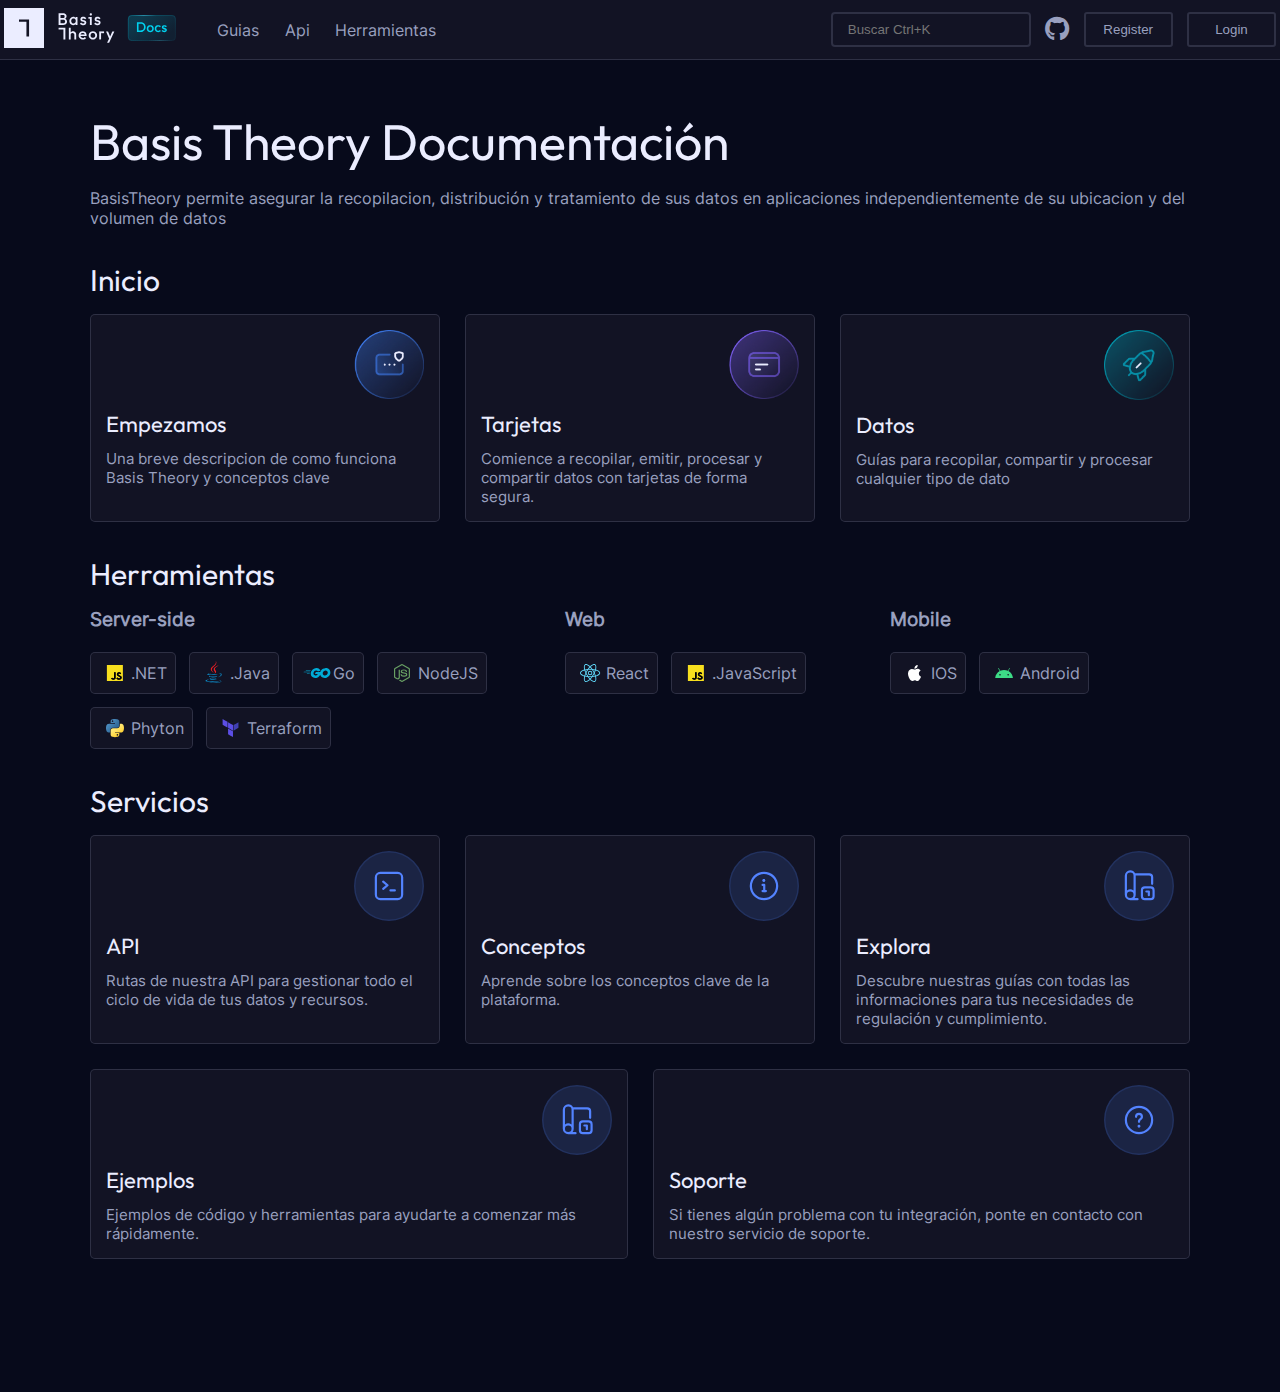
<file: index.html>
<!-- Prueba de Tania para el trabajo de entornos -->

<!DOCTYPE html>
<html lang="es">

<head>
    <meta charset="UTF-8">
    <meta name="viewport" content="width=device-width, initial-scale=1.0">
    <title>Principal</title>
    <link rel="stylesheet" href="./css/common.css">
    <link rel="stylesheet" href="./css/style.css">
    <link rel="shortcut icon" href="./assets/images/favicon.ico" type="image/x-icon">
    <link rel="stylesheet" href="https://cdnjs.cloudflare.com/ajax/libs/font-awesome/6.5.1/css/all.min.css">

</head>

<body>
    <!-- HEADER -->
    <header class="header">
        <div class="header__container">
            <!-- HEADER DIV -->
            <div class="header__div">
                <a href="./index.html"><img src="./assets/images/header_logo.svg" alt="" class="header__logo"></a>
                
                <nav class="header__nav">
                    <ul class="nav__list">
                        <a href="">
                            <li class="nav__item">Guias</li>
                        </a>
                        <a href="./pages/api.html">
                            <li class="nav__item">Api</li>
                        </a>
                        <a href="">
                            <li class="nav__item">Herramientas</li>
                        </a>
                    </ul>
                </nav>
            </div>

            <!-- HEADER DIV -->
            <div class="header__div">
                <input class="header__search" type="search" name="searche" id="search" placeholder="Buscar Ctrl+K">
                <i class="header__icon fa-brands fa-github"></i>
                <button class="header__button button__register"><a href="./pages/register.html"
                        class="registro">Register</a></button>
                <button class="header__button button__login registro">Login</button>
            </div>
        </div>
    </header>

    <!-- MAIN -->
    <div class="container">
        <main class="main">
            <section class="section section1">
                <h1 class="section1__title section__title">Basis Theory Documentación</h1>
                <p class="section1__text">BasisTheory permite asegurar la recopilacion, distribución y tratamiento
                    de sus datos en aplicaciones independientemente de su ubicacion y del volumen de datos
                </p>
            </section>
            <section class="section section2">
                <h2 class="section2__title section__title">Inicio</h2>
                <div class="section2__cards">
                    <div class="section2__card">
                        <div class="div__img">
                            <img class="card__img" src="./assets/images/index/start-empezamos.png" alt="">
                        </div>
                        <h3 class="card__title">Empezamos</h3>
                        <p class="card__text">Una breve descripcion de como funciona Basis Theory y conceptos clave</p>
                    </div>
                    <div class="section2__card">
                        <div class="div__img">
                            <img class="card__img" src="./assets/images/index/start-tarjeta.png" alt="">
                        </div>
                        <h3 class="card__title">Tarjetas</h3>
                        <p class="card__text">Comience a recopilar, emitir, procesar y compartir datos con tarjetas de
                            forma segura.</p>
                    </div>
                    <div class="section2__card">
                        <div class="div__img">
                            <img class="card__img" src="./assets/images/index/start-datos.png" alt="">
                        </div>
                        <h3 class="card__title">Datos</h3>
                        <p class="card__text">Guías para recopilar, compartir y procesar cualquier tipo de dato</p>
                    </div>
                </div>
            </section>


            <!-- SECTION 3 -->
            <section class="section section3">
                <h2 class="section3__title section__title">Herramientas</h2>
                <div class="section3__cards">
                    <div class="section3__card">
                        <h3 class="card3__title">Server-side</h3>
                        <div class="fichas">
                            <div class="ficha">
                                <img src="./assets/images/index/tool-js.svg" alt="">
                                <p>.NET</p>
                            </div>
                            <div class="ficha">
                                <img src="./assets/images/index/tool-java.svg" alt="">
                                <p>.Java</p>
                            </div>
                            <div class="ficha">
                                <img src="./assets/images/index/tool-go.svg" alt="">
                                <p>Go</p>
                            </div>
                            <div class="ficha">
                                <img src="./assets/images/index/tool-node.svg" alt="">
                                <p>NodeJS</p>
                            </div>
                            <div class="ficha">
                                <img src="./assets/images/index/tool-phyton.svg" alt="">
                                <p>Phyton</p>
                            </div>
                            <div class="ficha">
                                <img src="./assets/images/index/tool-terraform.svg" alt="">
                                <p>Terraform</p>
                            </div>
                        </div>
                    </div>
                    <div class="section3__card">
                        <h3 class="card3__title">Web</h3>
                        <div class="fichas">
                            <div class="ficha">
                                <img src="./assets/images/index/tool-react.svg" alt="">
                                <p>React</p>
                            </div>
                            <div class="ficha">
                                <img src="./assets/images/index/tool-js.svg" alt="">
                                <p>.JavaScript</p>
                            </div>
                        </div>
                    </div>
                    <div class="section3__card">
                        <h3 class="card3__title">Mobile</h3>
                        <div class="fichas">
                            <div class="ficha">
                                <img src="./assets/images/index/tool-ios.svg" alt="">
                                <p>IOS</p>
                            </div>
                            <div class="ficha">
                                <img src="./assets/images/index/tool-android.svg" alt="">
                                <p>Android</p>
                            </div>
                        </div>
                    </div>
                </div>
            </section>

            <!-- SECTION 4 -->
            <section class="section">
                <h2 class="section4__title section__title">Servicios</h2>
                <div class="section4__cards">
                    <div class="section4__card">
                        <div class="div__img">
                            <img class="card__img" src="./assets/images/index/service-api.svg" alt="">
                        </div>
                        <h3 class="card__title">API</h3>
                        <p class="card__text">Rutas de nuestra API para gestionar todo el ciclo de vida de tus datos y
                            recursos.</p>
                    </div>
                    <div class="section4__card">
                        <div class="div__img">
                            <img class="card__img" src="./assets/images/index/service-concept.svg" alt="">
                        </div>
                        <h3 class="card__title">Conceptos</h3>
                        <p class="card__text">Aprende sobre los conceptos clave de la plataforma.</p>
                    </div>
                    <div class="section4__card">
                        <div class="div__img">
                            <img class="card__img" src="./assets/images/index/service-explorer.svg" alt="">
                        </div>
                        <h3 class="card__title">Explora</h3>
                        <p class="card__text">Descubre nuestras guías con todas las informaciones para tus necesidades
                            de regulación y cumplimiento.</p>
                    </div>
                    <div class="section4__card">
                        <div class="div__img">
                            <img class="card__img" src="./assets/images/index/service-examples.svg" alt="">
                        </div>
                        <h3 class="card__title">Ejemplos</h3>
                        <p class="card__text">Ejemplos de código y herramientas para ayudarte a comenzar más
                            rápidamente.</p>
                    </div>
                    <div class="section4__card">
                        <div class="div__img">
                            <img class="card__img" src="./assets/images/index/service-support.svg" alt="">
                        </div>
                        <h3 class="card__title">Soporte</h3>
                        <p class="card__text">Si tienes algún problema con tu integración, ponte en contacto con nuestro
                            servicio de soporte.</p>
                    </div>
                </div>
            </section>
        </main>


        <!-- FOOTER -->
        <footer class="footer">

        </footer>
    </div>
</body>

</html>
</file>
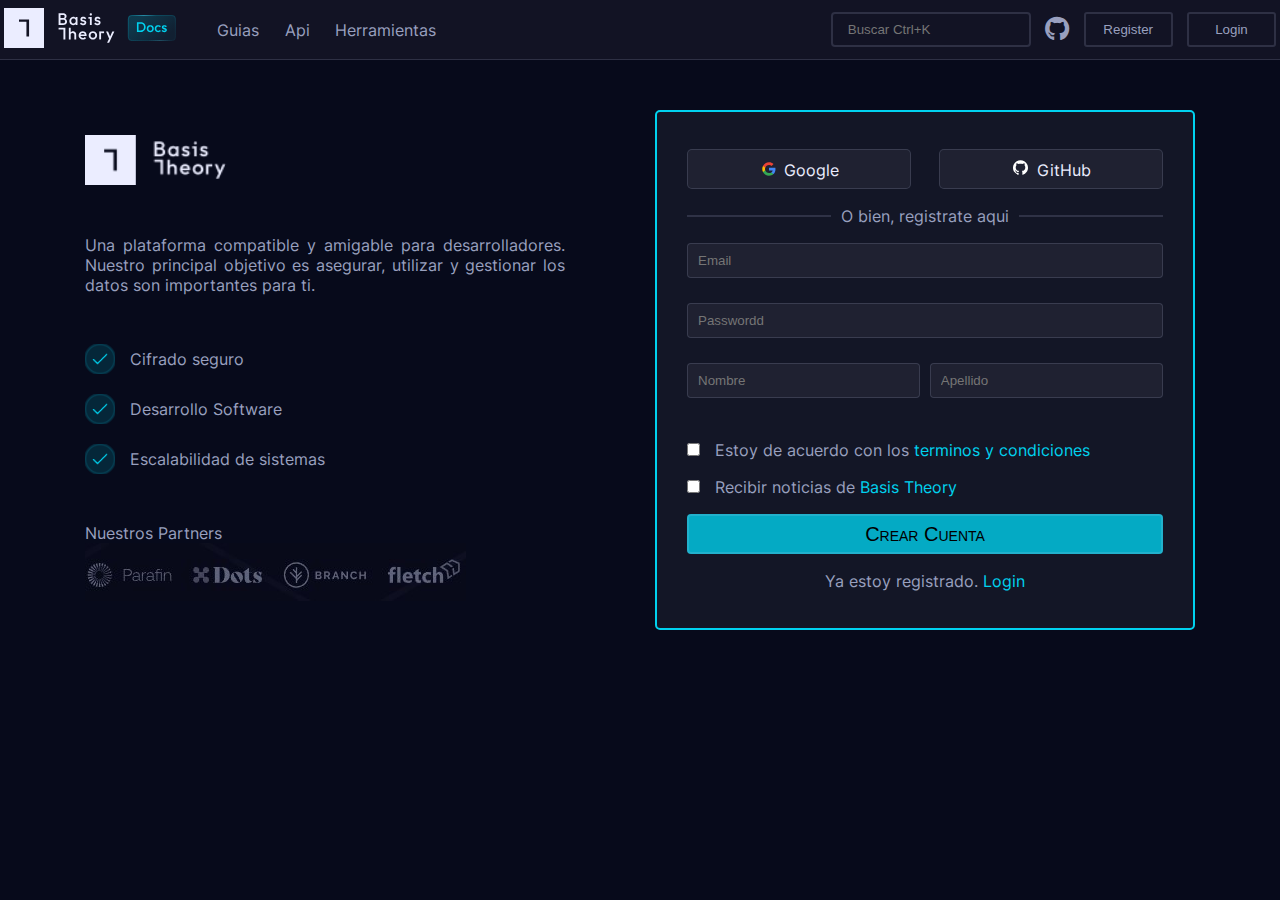
<file: pages/register.html>
<!-- Chema - Cambio en el documento para prueba -->

<!DOCTYPE html>
<html lang="es">

<head>
    <meta charset="UTF-8">
    <meta name="viewport" content="width=device-width, initial-scale=1.0">
    <title>Register</title>
    <link rel="stylesheet" href="./../css/common.css">
    <link rel="stylesheet" href="./../css/register.css">
    <link rel="stylesheet" href="https://cdnjs.cloudflare.com/ajax/libs/font-awesome/6.5.1/css/all.min.css">
    <link rel="shortcut icon" href="./../assets/images/favicon.ico" type="image/x-icon">

</head>

<body>
    <!-- HEADER -->
    <header class="header">
        <div class="header__container">
            <!-- HEADER DIV -->
            <div class="header__div">
                <a href="./../index.html"><img src="./../assets/images/header_logo.svg" alt="" class="header__logo"></a>
                <nav class="header__nav">
                    <ul class="nav__list">
                        <a href="./../index.html">
                            <li class="nav__item">Guias</li>
                        </a>
                        <a href="./../pages/api.html">
                            <li class="nav__item">Api</li>
                        </a>
                        <a href="#">
                            <li class="nav__item">Herramientas</li>
                        </a>
                    </ul>
                </nav>
            </div>

            <!-- HEADER DIV -->
            <div class="header__div">
                <input class="header__search" type="search" name="searche" id="search" placeholder="Buscar Ctrl+K">
                <i class="header__icon fa-brands fa-github"></i>
                <button class="header__button button__register">
                    <a href="./pages/register.html" class="registro">Register</a></button>
                <button class="header__button button__login registro">Login</button>
            </div>
        </div>
    </header>

    <div class="container">
        <!-- MAIN -->
        <main class="main">
            <div class="register__div">
                <img class="register__img" src="./../assets/images/register/logo.png" alt="">
                <p>Una plataforma compatible y amigable para desarrolladores. Nuestro principal objetivo es asegurar,
                    utilizar y gestionar los datos son importantes para ti.</p>
                <div class="register__nuevos">
                    <div class="register__nuevo">
                        <img src="./../assets/images/register/nuevo.png" alt="">
                        <p>Cifrado seguro</p>
                    </div>
                    <div class="register__nuevo">
                        <img src="./../assets/images/register/nuevo.png" alt="">
                        <p>Desarrollo Software</p>
                    </div>
                    <div class="register__nuevo">
                        <img src="./../assets/images/register/nuevo.png" alt="">
                        <p>Escalabilidad de sistemas</p>
                    </div>
                </div>
                <div>
                    <p>Nuestros Partners</p>
                    <img src="./../assets/images/register/footer.jpg" alt="">
                </div>
            </div>
            <form class="register__div">
                <div class="register__rrss">
                    <a href="" class="rrss__link">
                        <img src="./../assets/images/register/google.svg" alt="">
                        Google
                    </a>
                    <a href="" class="rrss__link">
                        <img src="./../assets/images/register/github.svg" alt="">
                        GitHub
                    </a>
                </div>
                <fieldset>
                    <legend>O bien, registrate aqui</legend>
                </fieldset>
                <div class="inputs">
                    <input required class="register__input" type="email" placeholder="Email">
                    <input required class="register__input" type="password" placeholder="Passwordd">
                    <input required class="register__input_50" type="text" placeholder="Nombre">
                    <input required class="register__input_50" type="text" placeholder="Apellido">
                </div>
                <div>
                    <input type="checkbox" class="checkbox">Estoy de acuerdo con los <span>terminos y condiciones</span>
                </div>
                <div>
                    <input type="checkbox" class="checkbox">Recibir noticias de <span>Basis Theory</span>
                </div>
                <button type="submit" class="submit__button">
                    Crear Cuenta
                </button>
                <p class="login">Ya estoy registrado. <span>Login</span></p>


            </form>
        </main>
    </div>
</body>

</html>
</file>
<file: css/common.css>
@font-face {
    font-family: inter;
    src: url(./../assets/fonts/Inter/Inter-Regular.ttf);
};

@font-face {
    font-family: outfit;
    src: url(../assets/fonts/Outfit/Outfit-Regular.ttf);
}

:root{
    --background-default: #070a1b;
--text-primary: #ebedff;
--primary: #00d2ef;

/* Header */
--border: #d1d7ff26;
--border-hover:#8d8d8d80;
--header-background: #121324;
--nav-link: #8c90a4;

/* Main */
--text-color: #99a0bf;

/* Cards */
--card-background: #ffffff0d;
--card-background-2: rgba(255, 255, 255, 0.17);

/* borde */
--borde: 1px solid firebrick;
}



*{
    box-sizing: border-box;
    margin: 0;
    padding: 0;
}

body{
    background-color: var(--background-default);
    color: var(--text-color);
    font-family: inter;
    width: 100%;

    padding-bottom: 50px;
}


header {
    width: 100%;
    height: 60px;
    position: sticky;
    top: 0;
    overflow: visible;
    /* margin-bottom: 25px; */
    background-color: var(--header-background);
    border-bottom: 1px solid var(--border);
    z-index: 5;
    display: flex;
    flex-direction: row;
    align-items: center;
}

.header__container {
    background-color: var(--header-background);
    position: relative;
    width: 1300px;
    display: flex;
    flex-direction: row;
    justify-content: space-between;
    align-items: center;
    padding: 4px;
    overflow: visible;
    margin: 0 auto;
}

.header__div {
    width: 35%;
    display: flex;
    flex-direction: row;
    flex-wrap: nowrap;
    justify-content: space-between;
    align-items: center;
}

.header__nav {
    width: 55%;
}

.nav__list {
    display: flex;
    flex-direction: row;
    flex-wrap: nowrap;
    justify-content: space-around;
    list-style: none;
}

.nav__list a, .registro{
    color: var(--text-color);
    text-decoration: none;
}
.nav__list a:visited, .registro:visited{
    color: var(--text-color);
    text-decoration: none;
}
.nav__list a:hover{
    color: var(--primary);
    text-decoration: none;
}

.header__div i{
    font-size: 25px;
}
.header__div i:hover{
    color: var(--primary);
}

.header__search {
    width: 45%;
    height: 35px;
    outline: none;
    border: 2px solid var(--border);
    background-color: #00000000;
    padding-left: 15px;
    border-radius: 4px;
}
.header__search:focus {
    border: 2px solid var(--primary);
    color: var(--primary);
}

.header__button{
    height: 35px;
    width: 20%;
    background-color: #00000000;
    color: var(--text-color);
    border: 2px solid var(--border);
    border-radius: 3px;
}
.registro:hover {
    color: var(--primary);
}
</file>
<file: css/style.css>
@font-face {
    font-family: outfit;
    src: url(../assets/fonts/Outfit/Outfit-Regular.ttf);
}
body{
    margin: 0 auto;
}

.container {
    position: relative;
    max-width: 1200px;
    margin: 0 auto;
    padding: 50px;
}




/* MAIN */

.section {
    margin-bottom: 33px;
    display: flex;
    flex-direction: column;
    gap: 15px;
}

.section__title {
    font-family: outfit;
    font-size: 30px;
    font-weight: 100;
    color: var(--text-primary);
    width: 100%;
}

.section1__title {
    font-family: outfit;
    font-size: 50px;
}


/* SECTION 1 */

/* SECTION 2 */

.section2__cards, .section4__cards {
    display: flex;
    flex-wrap: wrap;
    justify-content: space-between;
    gap: 25px;
}

.section2__card, .section4__card{
    flex: 1 1 300px;
    border: 1px solid var(--border);
    border-radius: 5px;
    padding: 15px;
    display: flex;
    flex-direction: column;
    gap: 11px;
    background-color: var(--header-background);
    position: relative;
    transition-duration: 0.3s;
}
.section2__card:hover{
    border: 1px solid beige;
    
}

.div__img{
    position: relative;
    width: 100%;
    display: flex;
    justify-content: end;
}

.card__img{
    position: relative;
    width: 70px;
}

.card__title{
    font-family: outfit;
    font-size: 22px;
    font-weight: 100;
    color: var(--text-primary);
}

.card__text{
    font-size: 15px;
    font-weight: 100;
    color: var(--text-color);
}


/* SECTION 3 */

.section3__cards{
    display: flex;
    flex-wrap: wrap;
    justify-content: space-between;
    gap: 25px;
}

.section3__card{
    display: flex;
    flex-direction: column;
    flex-wrap: wrap;
    gap: 11px;
}

.card3__title{
    width: 100%;
    margin-bottom: 10px;
}

.section3 .fichas{
    width: 100%;
    display: flex;
    flex-direction: row;
    flex-wrap: wrap;
    gap: 13px;
}

.section3__card:nth-child(1){
    flex: 1 1 450px;
}

.section3__card:nth-child(n+2){
    flex: 1 1 300px;
}

.section3 .ficha{
    padding: 4px 8px;
    display: flex;
    flex-direction: row;
    flex-wrap: nowrap;
    align-items: center;
    border: 1px solid var(--border);
    background-color: var(--header-background);
    border-radius: 5px;
    transition-duration: 0.3s;
}

.ficha:hover{
    border: 1px solid beige;
}

.section4__card:hover{
    border: 1px solid beige;

}
</file>
<file: css/register.css>
@font-face {
    font-family: outfit;
    src: url(../assets/fonts/Outfit/Outfit-Regular.ttf);
}

.container {
    position: relative;
    max-width: 1200px;
    margin: 0 auto;
    top: 50px;
}

.main{
    display: flex;
    flex-wrap: nowrap;
    flex-direction: row;
    justify-content: space-around;
    align-items: center;
}

.register__div{
    width: 40%;
    height: 520px;
    text-align: justify;
    display: flex;
    flex-direction: column;
    justify-content: space-around;
}
.register__div:nth-child(2){
    
    width: 45%;
    padding: 20px 30px;
    background-color: var(--card-background);
    border-radius: 5px;
    border: 2px solid var(--primary);
    justify-content: space-evenly;
}

.register__img{
    width: 150px;
}

.register__nuevos{
    display: flex;
    flex-direction: column;
    gap: 20px;
}

.register__nuevo{
    display: flex;
    flex-direction: row;
    align-items: center;
    gap: 15px;
}

.register__nuevo img{
    width: 30px;
}

.login{
    text-align: center;
}

.register__rrss{
    width: 100%;
    display: flex;
    flex-direction: row;
    
    justify-content: space-between;
}

.rrss__link{
    background-color: var(--card-background);
    width: 47%;
    height: 40px;
    border: 1px solid var(--border);
    padding: 10px;
    color: var(--text-primary);
    text-decoration: none;
    display: flex;
    flex-direction: row;
    justify-content: center;
    gap: 5px;
    border-radius: 5px;
}
.rrss__link:visited{
    color: var(--text-primary);
    text-decoration: none;
}
.rrss__link:hover{
    background-color: var(--card-background-2);
    
}

.rrss__link img{
    width: 20px;
}

fieldset{
    text-align: center;
    border:none;
    border-top: 2px solid var(--border);
}
legend{
    padding: 0 10px;
}

.inputs{
    display: flex;
    flex-direction: row;
    flex-wrap: wrap;
    justify-content: space-between;
    height: 180px;
}

.register__input{
    width: 100%;
    background-color: var(--card-background);
    outline: 0;
    border: 1px solid var(--border);
    height: 35px;
    color: var(--text-primary);
    border-radius: 4px;
    padding-left: 10px;
}
.register__input:focus{
    width: 100%;
    color: var(--primary);
    border: 2px solid var(--primary);
}
.register__input_50{
    background-color: var(--card-background);
    outline: 0;
    border: 1px solid var(--border);
    width: 49%;
    height: 35px;
    border-radius: 4px;
    padding-left: 10px;
}

.register__input_50:focus {
    color: var(--primary);
    border: 2px solid var(--primary);

}

.checkbox{
    margin-right: 15px;
}
span{
    color: var(--primary);
}

.submit__button{
    width: 100%;
    height: 40px;
    background-color: #00d3efc9;
    outline: none;
    border: 2px solid var(--border);
    font-variant: small-caps;
    font-size: 20px;
    border-radius: 4px;
}
.submit__button:hover{
    background-color: #00d2ef;
}
</file>
